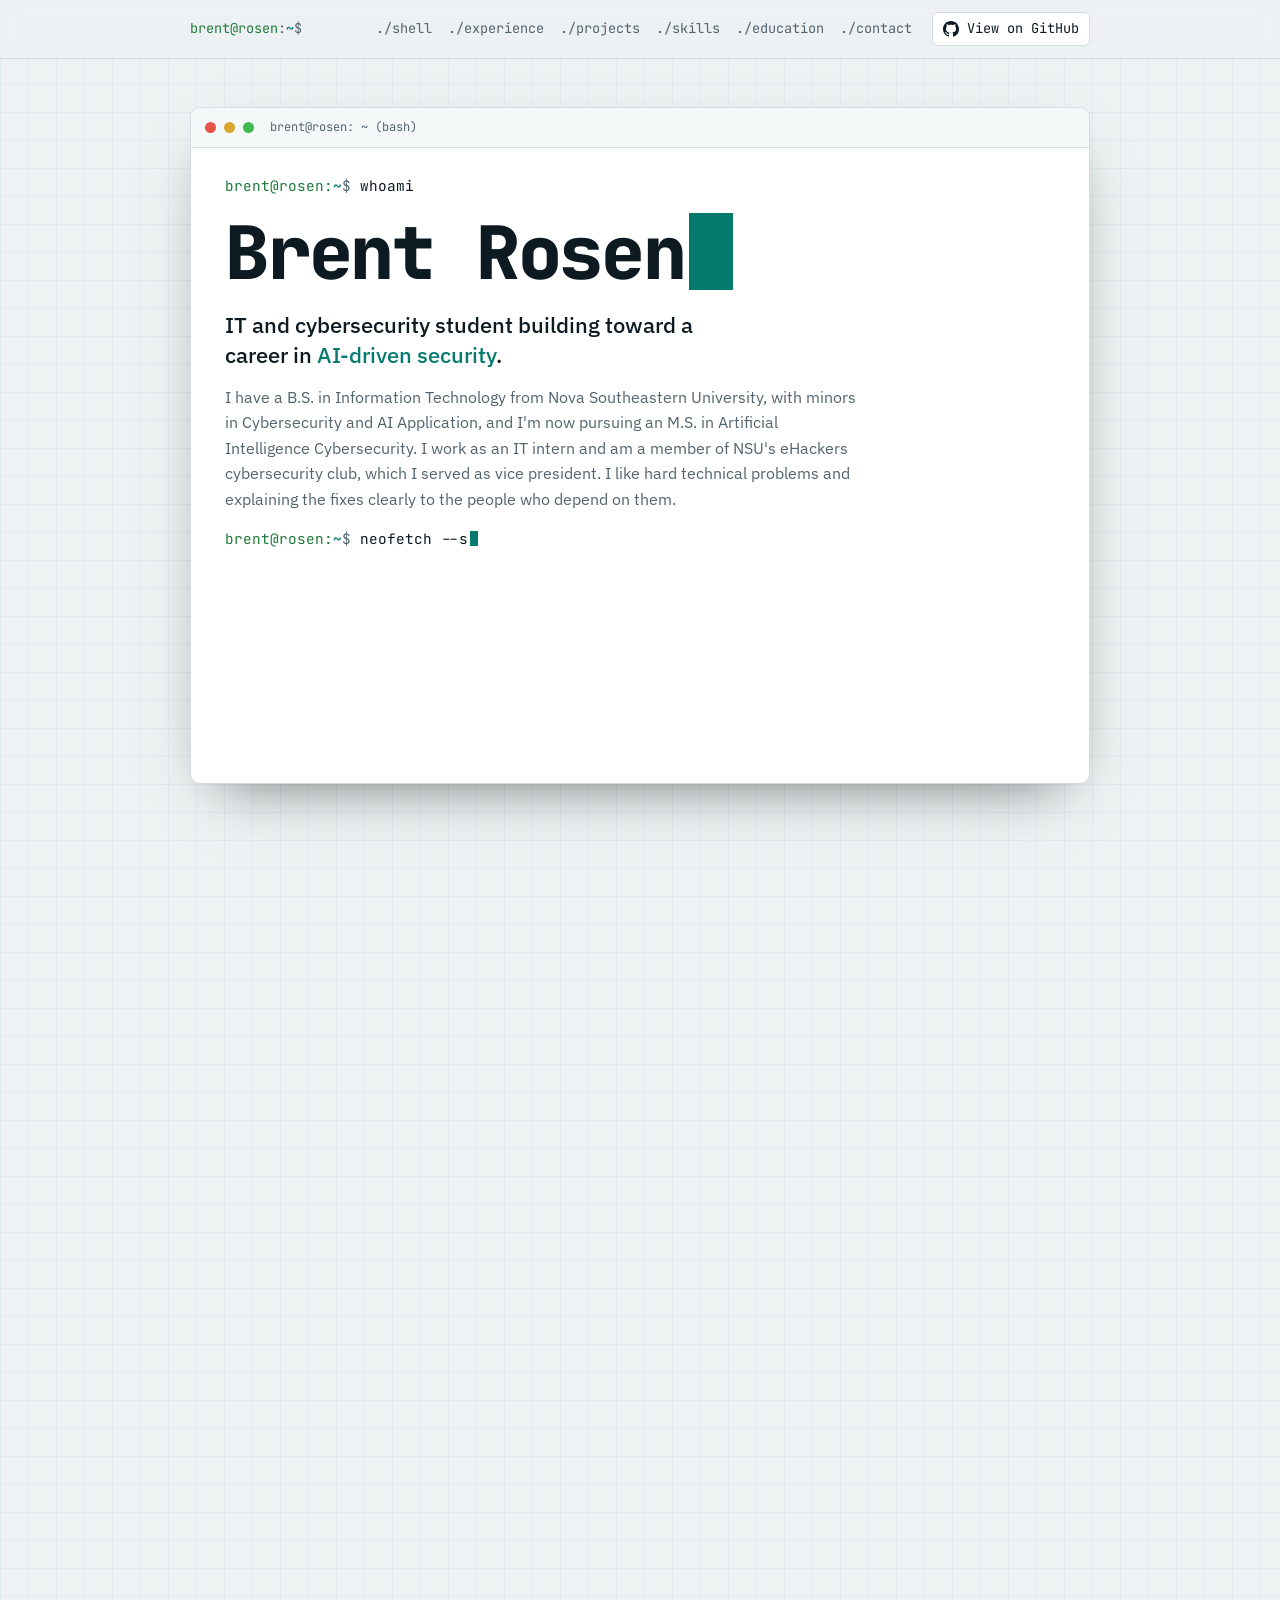
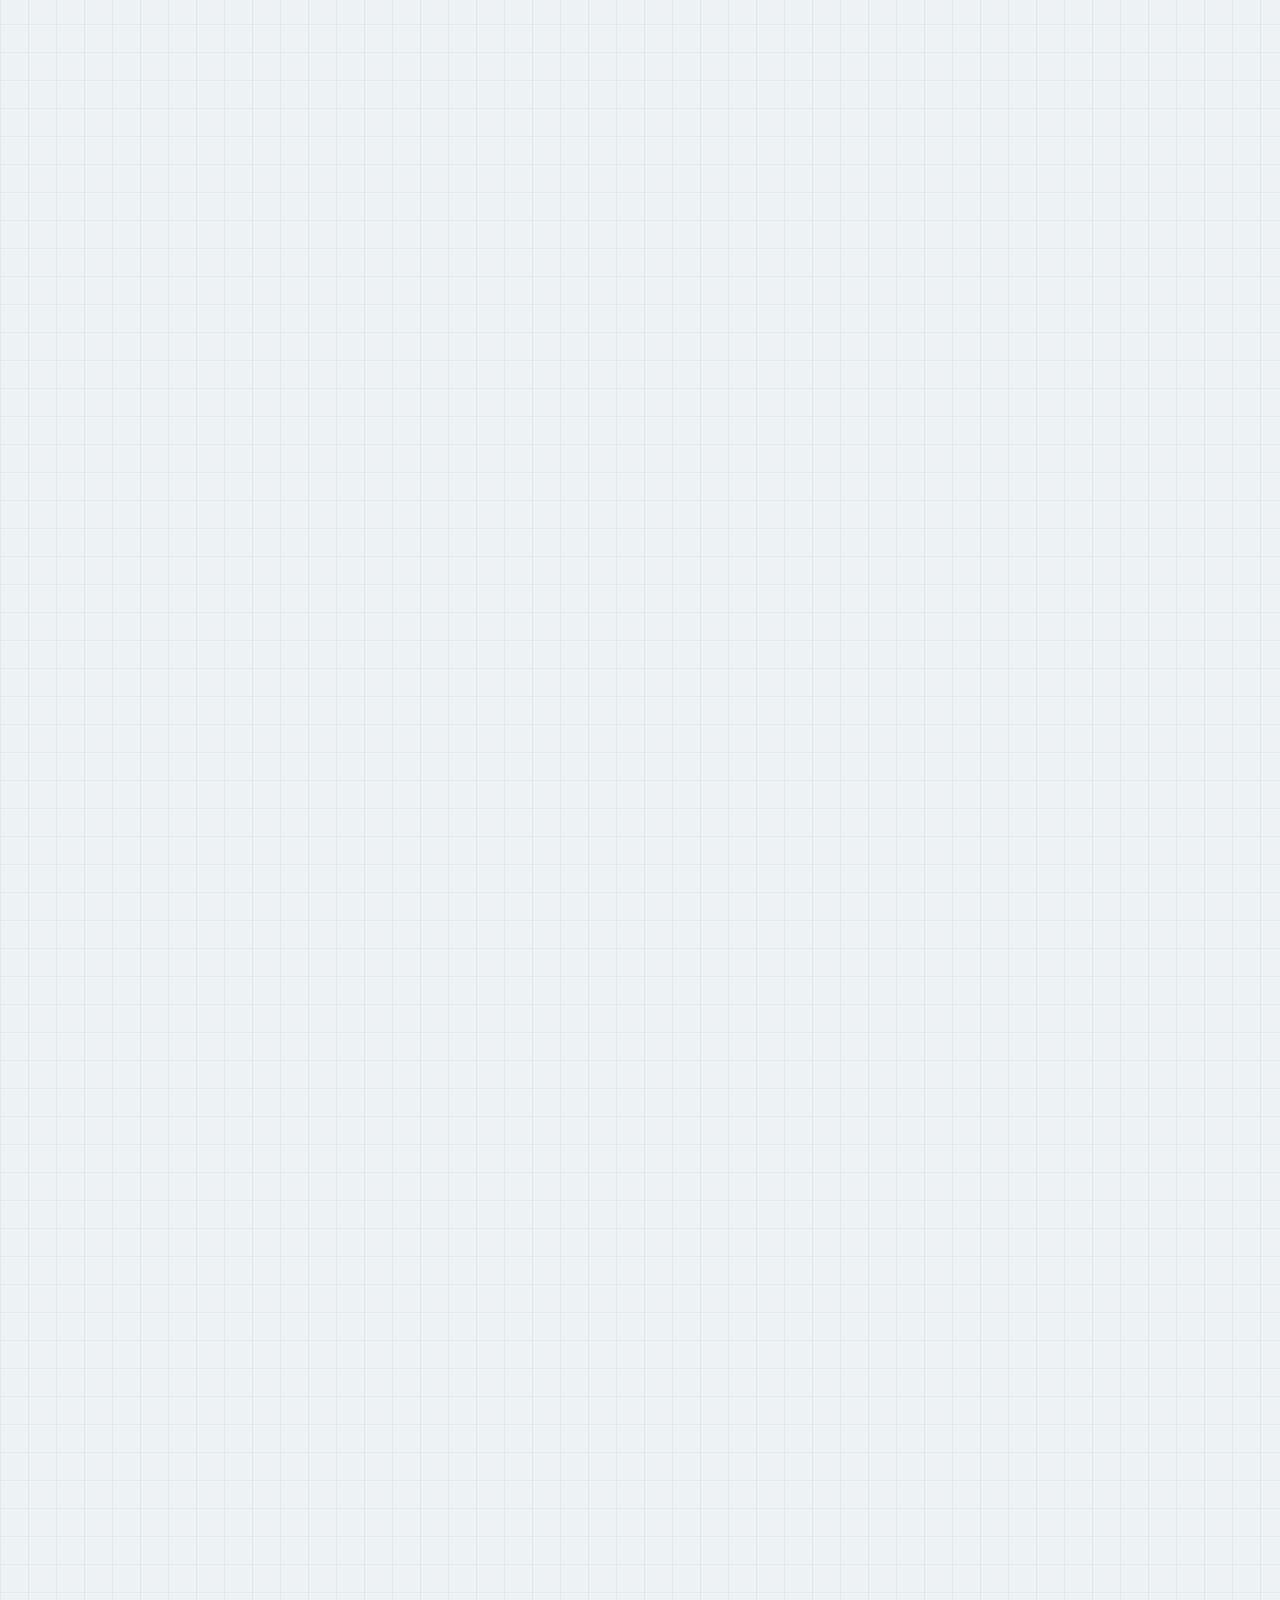
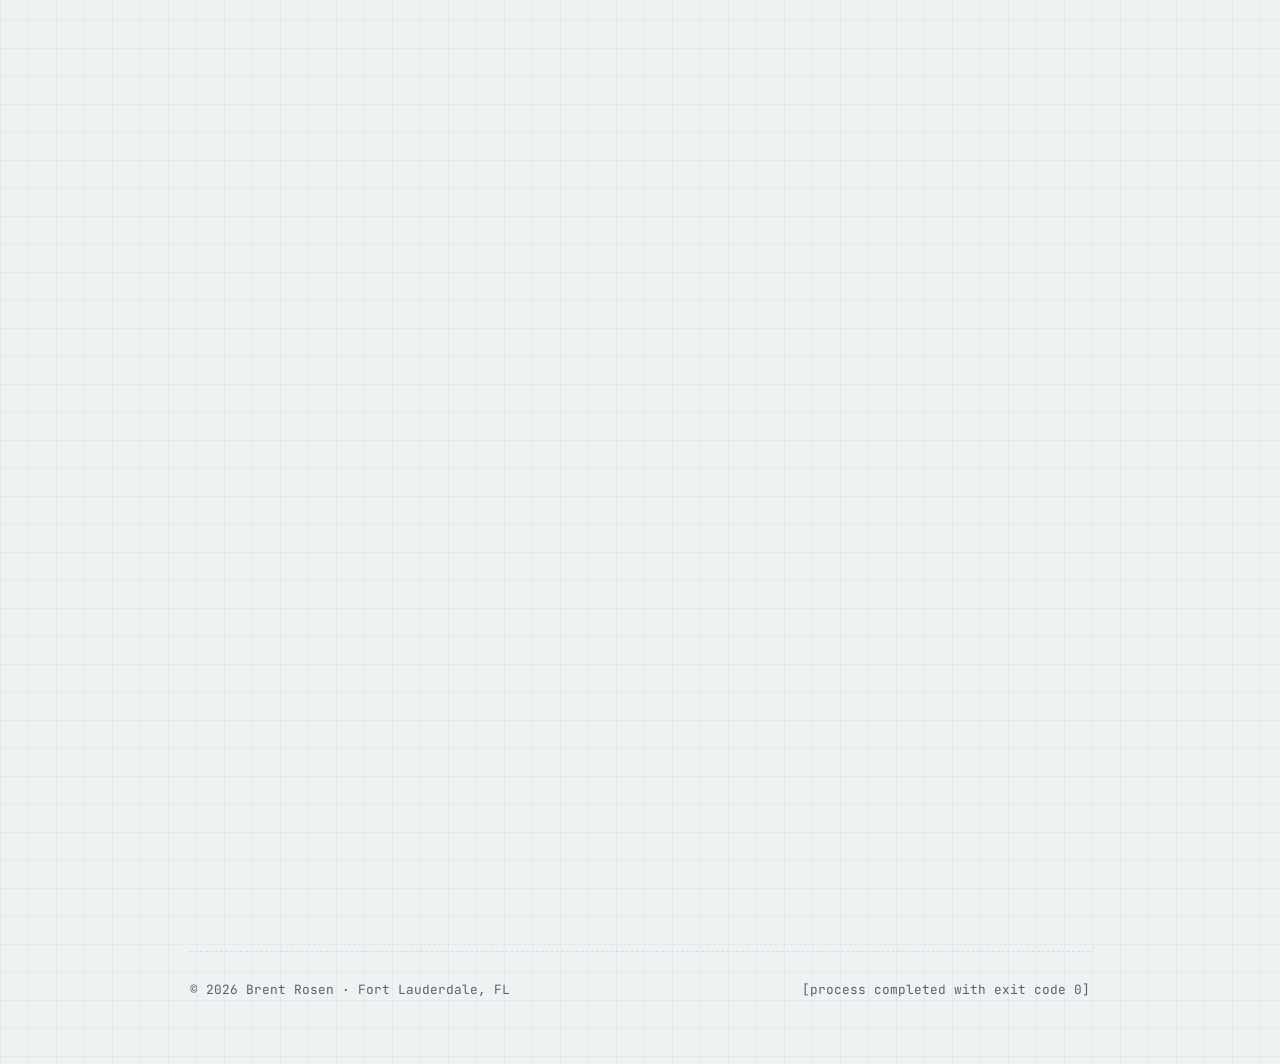
<file: index.html>
<!doctype html>
<html lang="en">
<head>
<meta charset="utf-8">
<meta name="viewport" content="width=device-width, initial-scale=1, viewport-fit=cover">
<meta name="theme-color" content="#070d12">
<link rel="canonical" href="https://brentrosen.github.io/">
<link rel="icon" href="assets/favicon.svg" type="image/svg+xml">
<meta property="og:type" content="website">
<meta property="og:url" content="https://brentrosen.github.io/">
<meta property="og:title" content="Brent Rosen | IT &amp; Cybersecurity">
<meta property="og:description" content="IT and cybersecurity student at Nova Southeastern University. Experience, projects, CTF wins and hands-on labs.">
<meta property="og:image" content="https://brentrosen.github.io/assets/og-card.png">
<meta property="og:image:width" content="1200">
<meta property="og:image:height" content="630">
<meta property="og:image:alt" content="Terminal window reading: whoami, Brent Rosen, IT and cybersecurity student">
<meta name="twitter:card" content="summary_large_image">
<meta name="twitter:image" content="https://brentrosen.github.io/assets/og-card.png">
<title>Brent Rosen</title>
<meta name="description" content="Brent Rosen, IT and cybersecurity student at Nova Southeastern University.">
<link rel="preconnect" href="https://fonts.googleapis.com">
<link rel="preconnect" href="https://fonts.gstatic.com" crossorigin>
<link rel="stylesheet" href="https://fonts.googleapis.com/css2?family=JetBrains+Mono:wght@400;500;700;800&family=IBM+Plex+Sans:wght@400;500;600&display=swap">
<link rel="stylesheet" href="css/style.css?v=5294e9d6">
</head>
<body>
<nav>
  <div class="wrap">
    <a class="mark" href="#top">brent@rosen<i>:</i><b>~</b><i>$</i></a>
    <ul>
      <li><a href="#shell">./shell</a></li>
      <li><a href="#experience">./experience</a></li>
      <li><a href="#projects">./projects</a></li>
      <li><a href="#skills">./skills</a></li>
      <li><a href="#education">./education</a></li>
      <li><a href="#contact">./contact</a></li>
    </ul>
    <a class="gh" href="https://github.com/BrentRosen/brentrosen.github.io" target="_blank" rel="noopener"><svg viewBox="0 0 16 16" width="16" height="16" aria-hidden="true" fill="currentColor"><path d="M8 0C3.58 0 0 3.58 0 8c0 3.54 2.29 6.53 5.47 7.59.4.07.55-.17.55-.38 0-.19-.01-.82-.01-1.49-2.01.37-2.53-.49-2.69-.94-.09-.23-.48-.94-.82-1.13-.28-.15-.68-.52-.01-.53.63-.01 1.08.58 1.23.82.72 1.21 1.87.87 2.33.66.07-.52.28-.87.51-1.07-1.78-.2-3.64-.89-3.64-3.95 0-.87.31-1.59.82-2.15-.08-.2-.36-1.02.08-2.12 0 0 .67-.21 2.2.82.64-.18 1.32-.27 2-.27.68 0 1.36.09 2 .27 1.53-1.04 2.2-.82 2.2-.82.44 1.1.16 1.92.08 2.12.51.56.82 1.27.82 2.15 0 3.07-1.87 3.75-3.65 3.95.29.25.54.73.54 1.48 0 1.07-.01 1.93-.01 2.2 0 .21.15.46.55.38A8.013 8.013 0 0016 8c0-4.42-3.58-8-8-8z"/></svg><span>View on GitHub</span></a>
  </div>
</nav>

<main class="wrap" id="top">
  <header class="hero">
    <div class="term">
      <div class="term-bar"><i class="dot r"></i><i class="dot y"></i><i class="dot g"></i><span>brent@rosen: ~ (bash)</span></div>
      <div class="term-body">
        <p><span class="ps">brent@rosen:<b>~</b><i>$</i></span> <span class="cmd" data-type="whoami">whoami</span></p>
        <h1>Brent Rosen<span class="cursor" aria-hidden="true"></span></h1>
        <p class="role">IT and cybersecurity student building toward a career in <em>AI-driven security</em>.</p>
        <p class="lede">I have a B.S. in Information Technology from Nova Southeastern University, with minors in Cybersecurity and AI Application, and I'm now pursuing an M.S. in Artificial Intelligence Cybersecurity. I work as an IT intern and am a member of NSU's eHackers cybersecurity club, which I served as vice president. I like hard technical problems and explaining the fixes clearly to the people who depend on them.</p>
        <p><span class="ps">brent@rosen:<b>~</b><i>$</i></span> <span class="cmd" data-type="neofetch --short">neofetch --short</span></p>
        <dl class="fetch">
          <dt>location</dt><dd>Fort Lauderdale, FL</dd>
          <dt>current</dt><dd>IT Intern @ Downtown Computer Services</dd>
          <dt>studying</dt><dd>M.S. AI Cybersecurity, NSU (exp. 05/2028)</dd>
          <dt>ctf</dt><dd>1st place, SFISSA Hack the Flag 2025</dd>
          <dt>status</dt><dd class="ok">open to IT and cybersecurity internships and roles</dd>
        </dl>
        <div class="cta">
          <a class="btn primary" href="https://www.linkedin.com/in/brent-rosen/" target="_blank" rel="noopener">linkedin</a>
          <a class="btn" href="assets/Brent_Rosen_Resume.pdf" target="_blank" rel="noopener">resume.pdf</a>
          <a class="btn" href="#contact">contact</a>
        </div>
      </div>
    </div>
  </header>

  <section id="shell" aria-label="Interactive terminal">
    <h2><span class="ps">brent@rosen:<b>~</b><i>$</i></span> ./interactive.sh</h2>
    <p class="shell-hint">Prefer the command line? Ask me anything below. Type <b class="mono">help</b> to see the commands, or tap one to start.</p>
    <div class="term shell" id="shellWin">
      <div class="term-bar"><i class="dot r"></i><i class="dot y"></i><i class="dot g"></i><span>brent@rosen: ~ (interactive)</span></div>
      <div class="shell-body" id="shellOut" role="log" aria-live="polite">
        <p class="dim">Welcome to brent@rosen. Last login: from your browser.</p>
        <p class="dim">Type <span class="hl">help</span> for a list of commands.</p>
      </div>
      <form class="shell-line" id="shellForm" autocomplete="off">
        <label class="ps" for="shellIn">brent@rosen:<b>~</b><i>$</i></label>
        <input id="shellIn" name="cmd" type="text" autocomplete="off" autocapitalize="off" autocorrect="off" spellcheck="false" enterkeyhint="send" placeholder="type a command, e.g. help">
      </form>
      <div class="shell-quick" aria-label="Quick commands">
        <button type="button" data-cmd="help">help</button>
        <button type="button" data-cmd="whoami">whoami</button>
        <button type="button" data-cmd="experience">experience</button>
        <button type="button" data-cmd="labs">labs</button>
        <button type="button" data-cmd="skills">skills</button>
        <button type="button" data-cmd="contact">contact</button>
      </div>
    </div>
  </section>

  <section id="experience">
    <h2><span class="ps">brent@rosen:<b>~</b><i>$</i></span> cat experience.log</h2>
    <div class="log">
      <article class="entry">
        <div class="when">02/2025 → now<span class="proc run">running</span></div>
        <div class="body">
          <div><h3>IT Intern</h3><p class="org">Downtown Computer Services · Fort Lauderdale, FL</p></div>
          <ul class="points">
            <li>Provide technical support, resolving IT issues to keep team members productive.</li>
            <li>Support team-based IT projects and the department's technology roll-outs and maintenance.</li>
            <li>Complete assigned tasks ahead of schedule through strong time management.</li>
          </ul>
        </div>
      </article>
      <article class="entry">
        <div class="when">02/2024 → 06/2024<span class="proc exit">exited 0</span></div>
        <div class="body">
          <div><h3>Project Assistant</h3><p class="org">Nova Southeastern University · Davie, FL</p></div>
          <ul class="points">
            <li>Enrolled participants in a research study and confirmed their training dates and times.</li>
            <li>Compiled study data in Google Forms and Microsoft Forms and built a database from it.</li>
          </ul>
        </div>
      </article>
      <article class="entry">
        <div class="when">05/2022 → 12/2023<span class="proc exit">exited 0</span></div>
        <div class="body">
          <div><h3>Online Account Sales Manager</h3><p class="org">Psycho Billy Records LLC · Fort Lauderdale, FL</p></div>
          <ul class="points">
            <li>Created, marketed and managed an online retail business selling collector albums and dolls.</li>
            <li>Handled photography, listings, pricing and shipping for every item sold.</li>
            <li>Built a customer database from data collected in Google Forms and Microsoft Forms.</li>
            <li>Resolved customer requests and complaints, keeping a 99 to 100% positive seller rating.</li>
          </ul>
        </div>
      </article>
    </div>
  </section>

  <section id="projects">
    <h2><span class="ps">brent@rosen:<b>~</b><i>$</i></span> ls ./projects ./clubs</h2>
    <div class="log">
      <article class="entry">
        <div class="when">08/2023 → now<span class="proc run">member</span></div>
        <div class="body">
          <div><h3>eHackers Cybersecurity Club</h3><p class="org">Nova Southeastern University · Davie, FL</p></div>
          <p>Competed in technology events including the South FL Tech-Hub Hackathon 2024 and the National Cyber League (NCL) Fall 2024 season, and attended conferences with IT professionals. Served as vice president from August 2025 to May 2026, and remain an active member.</p>
        </div>
      </article>
    </div>
  </section>

  <section id="awards">
    <h2><span class="ps">brent@rosen:<b>~</b><i>$</i></span> grep -r "flag{" ./awards</h2>
    <div class="awards">
      <div class="award">
        <span class="flag">flag{1st_place_advanced_ctf_2025}</span>
        <h3>SFISSA Hack the Flag, 1st Place Team</h3>
        <p>My team won the Advanced Capture the Flag at the South Florida ISSA chapter's competition, solving security challenges to find hidden flags.</p>
      </div>
      <div class="award">
        <span class="flag">flag{nsls_nominee_2025}</span>
        <h3>National Society of Leadership and Success, Nominee</h3>
        <p>Nominated for academic achievement, leadership potential and commitment to personal and professional growth.</p>
      </div>
    </div>
  </section>

  <section id="labs">
    <h2><span class="ps">brent@rosen:<b>~</b><i>$</i></span> history | grep lab</h2>
    <div class="labs">
      <p class="labs-intro">Hands-on practice in cybersecurity lab environments, working through realistic scenarios outside the classroom.</p>
      <div class="lab-grid">
        <div class="lab"><span class="lab-name">Immersive Labs</span><p>Guided, hands-on cybersecurity labs.</p></div>
        <div class="lab"><span class="lab-name">Cyber Range</span><p>Simulated environments for practicing security techniques.</p></div>
      </div>
      <div class="skillrow"><span class="label">./topics</span><ul class="chips"><li>OSINT</li><li>Password cracking</li><li>Digital forensics</li><li>Network traffic analysis</li><li>Wireshark</li><li>PCAP analysis</li></ul></div>
    </div>
  </section>

  <section id="skills">
    <h2><span class="ps">brent@rosen:<b>~</b><i>$</i></span> ls -R ./skills</h2>
    <div class="skills">
      <div class="skillrow"><span class="label">./os</span><ul class="chips"><li>Windows</li><li>Linux</li><li>macOS</li></ul></div>
      <div class="skillrow"><span class="label">./languages</span><ul class="chips"><li>Python</li><li>Java</li><li>JavaScript</li><li>SQL</li><li>HTML</li><li>CSS</li></ul></div>
      <div class="skillrow"><span class="label">./tools</span><ul class="chips"><li>Microsoft Office Suite</li><li>Tableau</li><li>ChatGPT</li></ul></div>
      <div class="skillrow"><span class="label">./core</span><ul class="chips"><li>Networking</li><li>System administration</li><li>Technical support</li><li>Customer service</li></ul></div>
    </div>
  </section>

  <section id="education">
    <h2><span class="ps">brent@rosen:<b>~</b><i>$</i></span> cat education.txt</h2>
    <div class="edu">
      <div class="degree">
        <span class="status proc run">in progress · exp. 05/2028</span>
        <h3>M.S. Artificial Intelligence Cybersecurity</h3>
        <p class="org">Nova Southeastern University · Davie, FL</p>
      </div>
      <div class="degree">
        <span class="status proc exit">complete · 05/2026</span>
        <h3>B.S. Information Technology</h3>
        <p class="org">Nova Southeastern University · Davie, FL</p>
        <p class="minor">Minors in Cybersecurity and AI Application</p>
      </div>
    </div>
  </section>

  <section id="contact">
    <h2><span class="ps">brent@rosen:<b>~</b><i>$</i></span> ./contact.sh</h2>
    <div class="contact">
      <p class="out">[+] Open to internships and roles in IT and cybersecurity.</p>
      <div class="contact-row">
        <span class="addr" id="email">brentrosen430@gmail.com</span>
        <button class="btn" id="copyBtn" type="button">copy email</button>
        <a class="btn primary" href="https://www.linkedin.com/in/brent-rosen/" target="_blank" rel="noopener">connect on linkedin</a>
      </div>
      <span id="copyMsg" aria-live="polite"></span>
    </div>
  </section>

  <footer><span>© 2026 Brent Rosen · Fort Lauderdale, FL</span><span>[process completed with exit code 0]</span></footer>
</main>
<script src="js/main.js?v=5294e9d6"></script>
</body>
</html>
</file>
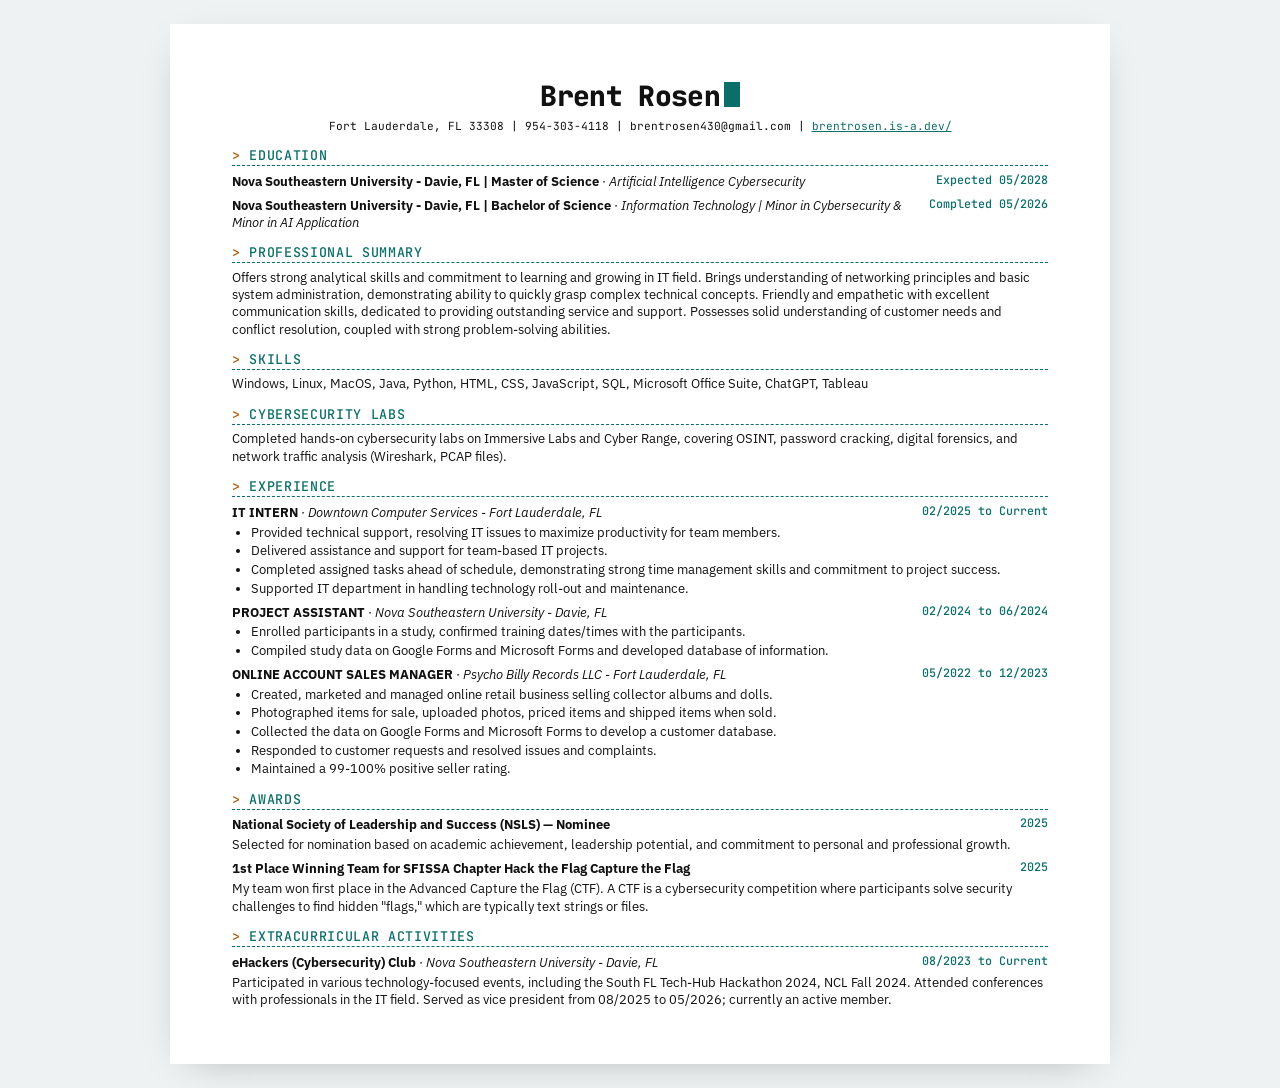
<file: resume/index.html>
<!doctype html>
<html lang="en"><head><meta charset="utf-8">
<meta name="viewport" content="width=device-width, initial-scale=1">
<link rel="icon" href="/assets/favicon.svg" type="image/svg+xml"><title>Brent Rosen Resume</title>
<link rel="stylesheet" href="https://fonts.googleapis.com/css2?family=JetBrains+Mono:wght@500;800&family=IBM+Plex+Sans:ital,wght@0,400;0,600;1,400&display=swap">
<style>
@page { size: Letter; margin: 0.55in 0.65in; }
body { font-family: "IBM Plex Sans", "DejaVu Sans", Arial, sans-serif; font-size: 9.6pt; line-height: 1.35; color: #111; margin: 0; }
h1 { font-family: "JetBrains Mono", "DejaVu Sans Mono", monospace; font-weight: 800; font-size: 21pt; margin: 0; text-align: center; letter-spacing: -.5pt; }
h1 .c { display: inline-block; width: .55em; height: .9em; background: #0b6e69; vertical-align: -1pt; margin-left: 3pt; }
.contact { font-family: "JetBrains Mono", "DejaVu Sans Mono", monospace; font-size: 8.4pt !important; }
.contact { text-align: center; margin: 3pt 0 8pt; font-size: 9.2pt; }
.contact a { color: #0b6e69; }
h2::before { content: "> "; color: #b35900; }
h2 { font-family: "JetBrains Mono", "DejaVu Sans Mono", monospace; font-weight: 500; font-size: 10pt; letter-spacing: .5pt; border-bottom: 1pt dashed #0b6e69; color: #0b6e69; margin: 9pt 0 4pt; padding-bottom: 1pt; }
.row span:last-child { white-space: nowrap;  font-family: "JetBrains Mono", "DejaVu Sans Mono", monospace; font-weight: 500; font-size: 8.8pt; color: #0b6e69; }
.row { display: flex; justify-content: space-between; gap: 12pt; font-weight: bold; margin-top: 5pt; }
.sub { font-style: italic; }
.org { font-weight: 400; }
.row span:first-child { min-width: 0; }
ul { margin: 2pt 0 0; padding-left: 14pt; }
li { margin: 1pt 0; }
p { margin: 2pt 0; }
@media print {
  @page { size: Letter; margin: 0.35in 0.5in; }
  body { font-size: 8.8pt; line-height: 1.22; }
  h1 { font-size: 18pt; }
  .contact { margin: 1pt 0 4pt; font-size: 7.9pt !important; }
  h2 { font-size: 9.2pt; margin: 6pt 0 2pt; padding-bottom: 0; }
  .row { margin-top: 3pt; }
  .row span:last-child { font-size: 8.2pt; }
  ul { margin: 1pt 0 0; padding-left: 12pt; }
  li, p { margin: 0.5pt 0; }
}
@media screen { html { background: #eef2f3; } body { max-width: 8.5in; margin: 24px auto; padding: .55in .65in; background: #fff; box-shadow: 0 10px 40px -20px rgba(0,0,0,.35); } }
@media screen and (max-width: 700px) { body { margin: 0; padding: 20px 16px; } .row { flex-wrap: wrap; } }
</style></head><body>
<h1>Brent Rosen<span class="c"></span></h1>
<div class="contact">Fort Lauderdale, FL 33308 | 954-303-4118 | brentrosen430@gmail.com | <a href="https://brentrosen.is-a.dev/">brentrosen.is-a.dev/</a></div>

<h2>EDUCATION</h2>
<div class="row"><span>Nova Southeastern University - Davie, FL | Master of Science <em class="org">· Artificial Intelligence Cybersecurity</em></span><span>Expected 05/2028</span></div>
<div class="row"><span>Nova Southeastern University - Davie, FL | Bachelor of Science <em class="org">· Information Technology | Minor in Cybersecurity &amp; Minor in AI Application</em></span><span>Completed 05/2026</span></div>

<h2>PROFESSIONAL SUMMARY</h2>
<p>Offers strong analytical skills and commitment to learning and growing in IT field. Brings understanding of networking principles and basic system administration, demonstrating ability to quickly grasp complex technical concepts. Friendly and empathetic with excellent communication skills, dedicated to providing outstanding service and support. Possesses solid understanding of customer needs and conflict resolution, coupled with strong problem-solving abilities.</p>

<h2>SKILLS</h2>
<p>Windows, Linux, MacOS, Java, Python, HTML, CSS, JavaScript, SQL, Microsoft Office Suite, ChatGPT, Tableau</p>

<h2>CYBERSECURITY LABS</h2>
<p>Completed hands-on cybersecurity labs on Immersive Labs and Cyber Range, covering OSINT, password cracking, digital forensics, and network traffic analysis (Wireshark, PCAP files).</p>

<h2>EXPERIENCE</h2>
<div class="row"><span>IT INTERN <em class="org">· Downtown Computer Services - Fort Lauderdale, FL</em></span><span>02/2025 to Current</span></div>
<ul>
<li>Provided technical support, resolving IT issues to maximize productivity for team members.</li>
<li>Delivered assistance and support for team-based IT projects.</li>
<li>Completed assigned tasks ahead of schedule, demonstrating strong time management skills and commitment to project success.</li>
<li>Supported IT department in handling technology roll-out and maintenance.</li>
</ul>
<div class="row"><span>PROJECT ASSISTANT <em class="org">· Nova Southeastern University - Davie, FL</em></span><span>02/2024 to 06/2024</span></div>
<ul>
<li>Enrolled participants in a study, confirmed training dates/times with the participants.</li>
<li>Compiled study data on Google Forms and Microsoft Forms and developed database of information.</li>
</ul>
<div class="row"><span>ONLINE ACCOUNT SALES MANAGER <em class="org">· Psycho Billy Records LLC - Fort Lauderdale, FL</em></span><span>05/2022 to 12/2023</span></div>
<ul>
<li>Created, marketed and managed online retail business selling collector albums and dolls.</li>
<li>Photographed items for sale, uploaded photos, priced items and shipped items when sold.</li>
<li>Collected the data on Google Forms and Microsoft Forms to develop a customer database.</li>
<li>Responded to customer requests and resolved issues and complaints.</li>
<li>Maintained a 99-100% positive seller rating.</li>
</ul>

<h2>AWARDS</h2>
<div class="row"><span>National Society of Leadership and Success (NSLS) — Nominee</span><span>2025</span></div>
<p>Selected for nomination based on academic achievement, leadership potential, and commitment to personal and professional growth.</p>
<div class="row"><span>1st Place Winning Team for SFISSA Chapter Hack the Flag Capture the Flag</span><span>2025</span></div>
<p>My team won first place in the Advanced Capture the Flag (CTF). A CTF is a cybersecurity competition where participants solve security challenges to find hidden "flags," which are typically text strings or files.</p>

<h2>EXTRACURRICULAR ACTIVITIES</h2>
<div class="row"><span>eHackers (Cybersecurity) Club <em class="org">· Nova Southeastern University - Davie, FL</em></span><span>08/2023 to Current</span></div>
<p>Participated in various technology-focused events, including the South FL Tech-Hub Hackathon 2024, NCL Fall 2024. Attended conferences with professionals in the IT field. Served as vice president from 08/2025 to 05/2026; currently an active member.</p>
</body></html>
</file>
<file: css/style.css>
/* Layout: the page is a terminal session. Each section is a command at a prompt, its content is the output. Dark-first, with a light "paper terminal" variant. */
:root {
  --bg: #070d12;
  --panel: #0c151c;
  --panel-2: #101c25;
  --ink: #d7e4ea;
  --muted: #7f95a3;
  --line: #1c2c37;
  --accent: #3fd6c4;     /* prompt / cursor cyan-teal */
  --signal: #f2a33a;     /* flags, warnings */
  --ok: #7bd88f;         /* running / pass */
  --grid: rgba(63, 214, 196, .05);
  --mono: "JetBrains Mono", ui-monospace, "SFMono-Regular", Menlo, Consolas, monospace;
  --body: "IBM Plex Sans", "Segoe UI", system-ui, sans-serif;
  color-scheme: dark;
}
@media (prefers-color-scheme: light) {
  :root:not([data-theme="dark"]) {
    --bg: #eef2f3; --panel: #ffffff; --panel-2: #f5f8f9; --ink: #0d1a22; --muted: #52646f;
    --line: #d3dde1; --accent: #067a6f; --signal: #b35900; --ok: #1f7a3a; --grid: rgba(6, 122, 111, .06);
    color-scheme: light;
  }
}
:root[data-theme="light"] {
  --bg: #eef2f3; --panel: #ffffff; --panel-2: #f5f8f9; --ink: #0d1a22; --muted: #52646f;
  --line: #d3dde1; --accent: #067a6f; --signal: #b35900; --ok: #1f7a3a; --grid: rgba(6, 122, 111, .06);
  color-scheme: light;
}
* { box-sizing: border-box; }
html { scroll-behavior: smooth; }
body {
  margin: 0;
  background-color: var(--bg); color: var(--ink);
  background-image:
    linear-gradient(var(--grid) 1px, transparent 1px),
    linear-gradient(90deg, var(--grid) 1px, transparent 1px);
  background-size: 28px 28px;
  font-family: var(--body); font-size: 1rem; line-height: 1.6;
  padding-inline: 20px; padding-block: 0 64px;
}
a { color: var(--accent); text-underline-offset: 3px; }
a:focus-visible, button:focus-visible { outline: 2px solid var(--signal); outline-offset: 3px; border-radius: 3px; }
::selection { background: var(--accent); color: var(--bg); }
.wrap { max-width: 900px; margin: 0 auto; }
.mono { font-family: var(--mono); }

/* nav */
nav {
  position: sticky; top: env(safe-area-inset-top, 0px); z-index: 5;
  background: color-mix(in srgb, var(--bg) 86%, transparent);
  backdrop-filter: blur(8px);
  border-bottom: 1px solid var(--line);
  margin-inline: -20px; padding: 12px 20px;
  font-family: var(--mono); font-size: .85rem;
}
nav .wrap { display: flex; justify-content: space-between; align-items: center; gap: 12px 20px; flex-wrap: wrap; }
.mark { color: var(--ok); text-decoration: none; }
.mark b { color: var(--accent); font-weight: 500; }
.mark i { color: var(--muted); font-style: normal; }
nav ul { list-style: none; margin: 0 0 0 auto; padding: 0; display: flex; gap: 16px; flex-wrap: wrap; }
nav ul a { color: var(--muted); text-decoration: none; }
/* GitHub link */
.gh { display: inline-flex; align-items: center; gap: 8px; color: var(--ink); text-decoration: none; border: 1px solid var(--line); background: var(--panel); border-radius: 6px; padding: 5px 10px; }
.gh:hover { border-color: var(--accent); color: var(--accent); }
.gh svg { flex: none; }
nav ul a:hover { color: var(--accent); }

/* prompt line used across the page */
.ps { color: var(--ok); }
.ps b { color: var(--accent); font-weight: 500; }
.ps i { color: var(--muted); font-style: normal; }
.cmd { color: var(--ink); }
.cursor { display: inline-block; width: .6em; height: 1.05em; background: var(--accent); vertical-align: -0.15em; margin-left: 4px; }
@media (prefers-reduced-motion: no-preference) { .cursor { animation: blink 1.1s steps(1) infinite; } }
@keyframes blink { 50% { opacity: 0; } }

/* hero terminal window */
header.hero { padding-block: 48px 36px; }
.term {
  background: var(--panel); border: 1px solid var(--line); border-radius: 10px; overflow: hidden;
  box-shadow: 0 24px 60px -30px rgba(0,0,0,.6);
}
.term-bar {
  display: flex; align-items: center; gap: 8px; padding: 10px 14px;
  background: var(--panel-2); border-bottom: 1px solid var(--line);
  font-family: var(--mono); font-size: .75rem; color: var(--muted);
}
.dot { width: 11px; height: 11px; border-radius: 50%; background: var(--line); }
.dot.r { background: #e5534b; } .dot.y { background: #d9a62e; } .dot.g { background: #3fb950; }
.term-bar span { margin-left: 8px; min-width: 0; overflow: hidden; text-overflow: ellipsis; white-space: nowrap; }
.term-body { padding: 26px clamp(18px, 4vw, 34px) 30px; display: grid; gap: 14px; font-family: var(--mono); font-size: .9rem; }
.term-body > * { min-width: 0; }
.term-body p { margin: 0; }
h1 {
  font-family: var(--mono); font-weight: 800; letter-spacing: -.03em;
  font-size: clamp(2.4rem, 8.5vw, 4.6rem); line-height: 1; margin: 2px 0 6px; color: var(--ink); text-wrap: balance;
}
.role { font-family: var(--body); font-size: clamp(1.1rem, 2.6vw, 1.35rem); font-weight: 500; line-height: 1.4; max-width: 38ch; }
.role em { font-style: normal; color: var(--accent); }
.lede { font-family: var(--body); color: var(--muted); max-width: 64ch; font-size: 1rem; }

/* neofetch-style facts */
.fetch { display: grid; grid-template-columns: max-content 1fr; gap: 3px 16px; margin: 4px 0 0; }
.fetch dt { color: var(--accent); }
.fetch dt::after { content: ":"; color: var(--muted); }
.fetch dd { margin: 0; min-width: 0; overflow-wrap: anywhere; }
.fetch .ok { color: var(--ok); }

.cta { display: flex; gap: 10px; flex-wrap: wrap; margin-top: 6px; }
.btn {
  display: inline-flex; align-items: center; gap: 8px;
  font: 500 .85rem var(--mono); padding: 9px 16px; border-radius: 6px;
  text-decoration: none; border: 1px solid var(--line); color: var(--ink); background: var(--panel-2); cursor: pointer;
}
.btn::before { content: ">"; color: var(--accent); }
.btn:hover { border-color: var(--accent); color: var(--accent); }
.btn.primary { background: var(--accent); color: var(--bg); border-color: var(--accent); }
.btn.primary::before { color: var(--bg); }
.btn.primary:hover { background: transparent; color: var(--accent); }
.btn.primary:hover::before { color: var(--accent); }

/* interactive shell */
.shell { margin-top: 4px; box-shadow: none; contain: layout paint; }
.shell-body { font-family: var(--mono); font-size: .85rem; padding: 18px clamp(16px, 3vw, 26px) 6px; height: 340px; overflow-y: auto; display: grid; align-content: start; gap: 4px; overscroll-behavior: contain; }
.shell-body > * { min-width: 0; }
.shell-body p, .shell-body pre { margin: 0; white-space: pre-wrap; overflow-wrap: anywhere; font: inherit; }
.shell-body .echo { color: var(--ink); margin-top: 8px; }
.shell-body .echo:first-child { margin-top: 0; }
.shell-body .dim { color: var(--muted); }
.shell-body .hl { color: var(--accent); }
.shell-body .warn { color: var(--signal); }
.shell-body .good { color: var(--ok); }
.shell-body a { color: var(--accent); }
.shell-line { display: flex; align-items: center; gap: 8px; padding: 10px clamp(16px, 3vw, 26px) 14px; border-top: 1px dashed var(--line); font-family: var(--mono); font-size: .85rem; }
.shell-line label { flex: none; }
.shell-line input { flex: 1; min-width: 0; background: transparent; border: 0; outline: 0; color: var(--ink); font: inherit; caret-color: var(--accent); padding: 4px 0; }
.shell:focus-within { border-color: var(--accent); }
.shell-quick { display: flex; flex-wrap: wrap; gap: 8px; padding: 0 clamp(16px, 3vw, 26px) 16px; }
.shell-quick button { font: 500 .78rem var(--mono); color: var(--muted); background: var(--panel-2); border: 1px solid var(--line); border-radius: 4px; padding: 4px 10px; cursor: pointer; }
.shell-quick button:hover { color: var(--accent); border-color: var(--accent); }
.shell-hint { color: var(--muted); font-size: .92rem; margin: 0 0 14px; max-width: 66ch; }

/* scroll reveal (classes added by JS only; without JS or with reduced motion the page is static) */
.rv { opacity: 0; transform: translate3d(0, 28px, 0) scale(.985); transition: opacity .5s ease-out, transform .6s cubic-bezier(.2,.7,.2,1); }
.rv.rv-above { transform: translate3d(0, -28px, 0) scale(.985); }
.rv.rv-in { opacity: 1; transform: none; }
h2 .typing-h::after { content: ""; display: inline-block; width: .55em; height: 1em; background: var(--accent); vertical-align: -0.15em; margin-left: 2px; }
.progress { position: absolute; left: 0; right: 0; bottom: -1px; height: 2px; background: var(--accent); transform: scaleX(0); transform-origin: 0 50%; will-change: transform; pointer-events: none; }
@media print { .rv { opacity: 1 !important; transform: none !important; } }
/* reduced motion: keep the fades and typing, drop the sliding */
@media (prefers-reduced-motion: reduce) {
  .rv, .rv.rv-above { transform: none; transition: opacity .5s ease-out; }
  .term-body > .shown { animation: fade .35s ease-out both; }
  html { scroll-behavior: auto; }
}
@keyframes fade { from { opacity: .01; } to { opacity: 1; } }

/* sections */
section { padding-block: 40px; }
h2 {
  font-family: var(--mono); font-weight: 500; font-size: .95rem;
  margin: 0 0 22px; padding-bottom: 12px; border-bottom: 1px dashed var(--line);
  overflow-wrap: anywhere;
}
h3 { font-family: var(--body); font-weight: 600; font-size: 1.2rem; line-height: 1.3; margin: 0; text-wrap: balance; }
.org { color: var(--muted); margin: 2px 0 10px; font-size: .92rem; font-family: var(--mono); }
ul.points { margin: 0; padding: 0; list-style: none; display: grid; gap: 6px; }
ul.points li { padding-left: 1.4rem; position: relative; }
ul.points li::before { content: "+"; position: absolute; left: 0; color: var(--accent); font-family: var(--mono); }
p { margin: 0; }

.log { display: grid; gap: 30px; }
.entry { display: grid; grid-template-columns: 170px 1fr; gap: 24px; }
.entry > * { min-width: 0; }
.when { font-family: var(--mono); font-size: .8rem; color: var(--muted); padding-top: 4px; font-variant-numeric: tabular-nums; display: grid; gap: 6px; align-content: start; }
.proc { font-family: var(--mono); font-size: .72rem; letter-spacing: .04em; text-transform: uppercase; }
.proc.run { color: var(--ok); }
.proc.run::before { content: "●"; margin-right: 6px; }
.proc.exit { color: var(--muted); }
.proc.exit::before { content: "■"; margin-right: 6px; }
.body { display: grid; gap: 6px; max-width: 66ch; }

/* featured project */
.feature {
  background: var(--panel); border: 1px solid var(--line); border-left: 3px solid var(--signal); border-radius: 8px;
  padding: 24px; display: grid; gap: 12px;
}
.feature .tag { font-family: var(--mono); font-size: .78rem; color: var(--signal); }
.duties { display: grid; grid-template-columns: repeat(auto-fit, minmax(200px, 1fr)); gap: 12px; margin-top: 4px; }
.duties div { background: var(--panel-2); border: 1px solid var(--line); border-radius: 6px; padding: 12px 14px; font-size: .93rem; }
.duties b { display: block; font-family: var(--mono); font-weight: 500; color: var(--accent); margin-bottom: 4px; font-size: .85rem; }

/* awards */
.awards { display: grid; grid-template-columns: repeat(auto-fit, minmax(260px, 1fr)); gap: 16px; }
.award { border: 1px solid var(--line); border-radius: 8px; padding: 20px; display: grid; gap: 8px; align-content: start; background: var(--panel); }
.flag { font-family: var(--mono); font-size: .85rem; color: var(--signal); overflow-wrap: anywhere; }
.award p { color: var(--muted); font-size: .95rem; }

/* labs */
.labs { display: grid; gap: 16px; }
.labs-intro { color: var(--muted); max-width: 66ch; }
.lab-grid { display: grid; grid-template-columns: repeat(auto-fit, minmax(240px, 1fr)); gap: 16px; }
.lab { border: 1px solid var(--line); border-radius: 8px; padding: 16px 20px; background: var(--panel); display: grid; gap: 4px; }
.lab-name { font-family: var(--mono); font-weight: 700; color: var(--accent); }
.lab p { color: var(--muted); font-size: .95rem; }
.labs .skillrow { font-family: var(--mono); }

/* skills */
.skills { display: grid; gap: 16px; font-family: var(--mono); }
.skillrow { display: grid; grid-template-columns: 170px 1fr; gap: 24px; align-items: baseline; }
.skillrow > * { min-width: 0; }
.skillrow .label { font-size: .85rem; color: var(--accent); }
.chips { display: flex; flex-wrap: wrap; gap: 8px; list-style: none; margin: 0; padding: 0; }
.chips li { background: var(--panel); border: 1px solid var(--line); border-radius: 4px; padding: 3px 10px; font-size: .85rem; }

/* education */
.edu { display: grid; grid-template-columns: repeat(auto-fit, minmax(260px, 1fr)); gap: 16px; }
.degree { display: grid; gap: 4px; padding: 20px; border: 1px solid var(--line); border-radius: 8px; background: var(--panel); align-content: start; }
.degree .status { font-family: var(--mono); font-size: .75rem; }
.degree .minor { color: var(--muted); font-size: .92rem; }

/* contact */
.contact { display: grid; gap: 16px; }
.out { font-family: var(--mono); color: var(--muted); font-size: .9rem; }
.contact-row { display: flex; flex-wrap: wrap; gap: 10px; align-items: center; }
.addr { font-family: var(--mono); background: var(--panel); border: 1px solid var(--line); padding: 8px 14px; border-radius: 6px; user-select: all; overflow-wrap: anywhere; }
#copyMsg { font-family: var(--mono); font-size: .8rem; color: var(--ok); min-height: 1.2em; }
footer { padding-top: 28px; border-top: 1px dashed var(--line); color: var(--muted); font-size: .8rem; font-family: var(--mono); display: flex; flex-wrap: wrap; justify-content: space-between; gap: 8px; }

@media (max-width: 640px) {
  header.hero { padding-block: 28px 24px; }
  .entry, .skillrow, .labs .skillrow { grid-template-columns: 1fr; gap: 6px; }
  .when { padding-top: 0; grid-auto-flow: column; justify-content: start; gap: 14px; }
  nav .mark i { display: none; }
  .gh span { display: none; }
  .gh { padding: 6px 8px; }
  nav { padding-block: 8px; }
  nav .wrap { row-gap: 6px; }
  .gh { margin-left: auto; }
  nav ul { order: 3; flex: 1 0 100%; margin: 0; flex-wrap: nowrap; overflow-x: auto; gap: 14px; padding-bottom: 2px; scrollbar-width: none; }
  nav ul::-webkit-scrollbar { display: none; }
  nav ul a { white-space: nowrap; }
}
/* boot sequence (added by JS only; without JS or with reduced motion everything is static) */
.term-body > .pending { visibility: hidden; }
.term-body > .shown { animation: rise .35s ease-out both; }
.typing::after { content: ""; display: inline-block; width: .55em; height: 1em; background: var(--accent); vertical-align: -0.15em; margin-left: 2px; }
@keyframes rise { from { transform: translateY(6px); opacity: .01; } to { transform: none; opacity: 1; } }
</file>
